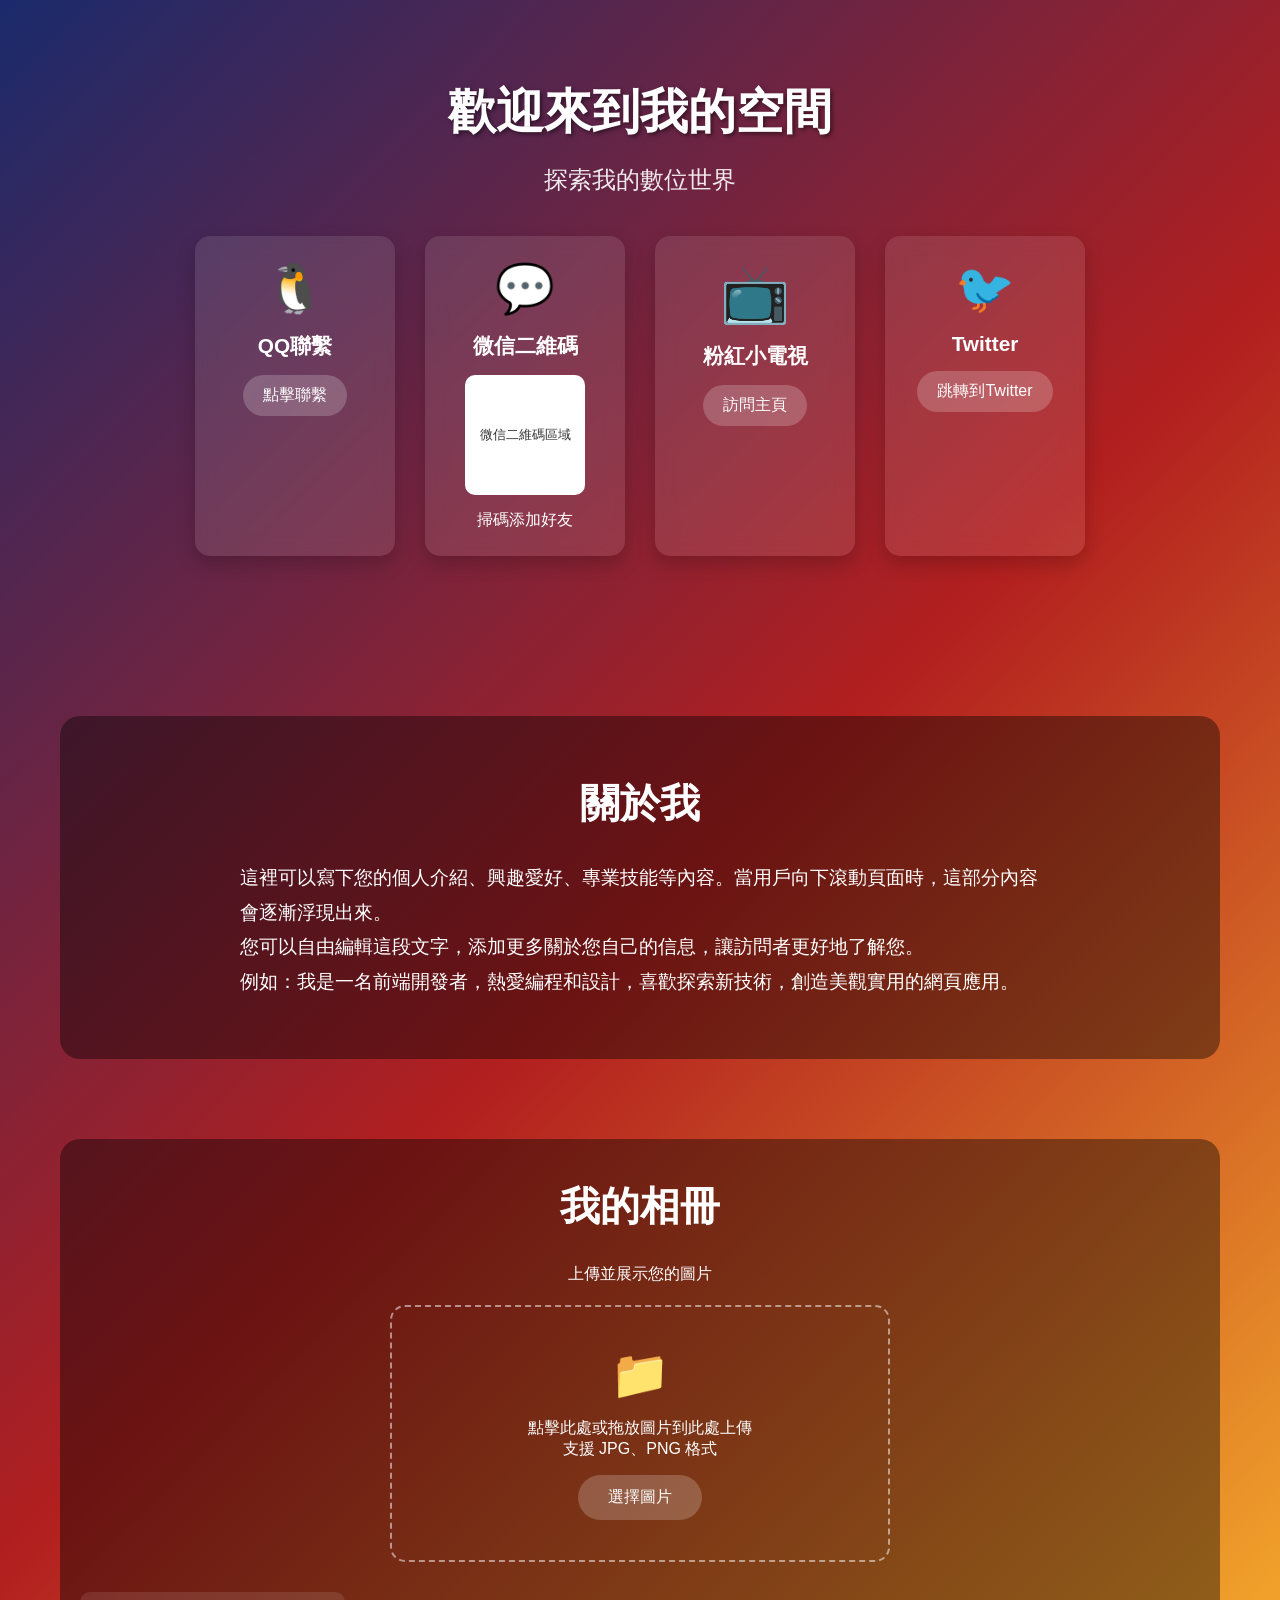
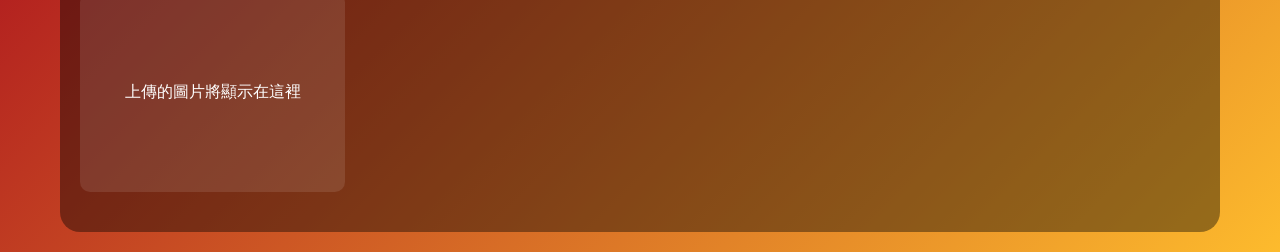
<file: 小网站.html>
<!DOCTYPE html>
<html lang="zh-TW">
<head>
    <meta charset="UTF-8">
    <meta name="viewport" content="width=device-width, initial-scale=1.0">
    <title>我的個人空間</title>
    <style>
        * {
            margin: 0;
            padding: 0;
            box-sizing: border-box;
            font-family: 'Microsoft JhengHei', sans-serif;
        }
        
        body {
            background: linear-gradient(135deg, #1a2a6c, #b21f1f, #fdbb2d);
            color: white;
            min-height: 100vh;
            overflow-x: hidden;
        }
        
        .container {
            max-width: 1200px;
            margin: 0 auto;
            padding: 20px;
        }
        
        header {
            text-align: center;
            padding: 60px 20px;
        }
        
        h1 {
            font-size: 3rem;
            margin-bottom: 20px;
            text-shadow: 2px 2px 4px rgba(0, 0, 0, 0.5);
        }
        
        .subtitle {
            font-size: 1.5rem;
            margin-bottom: 40px;
            opacity: 0.9;
        }
        
        .social-links {
            display: flex;
            justify-content: center;
            flex-wrap: wrap;
            gap: 30px;
            margin-top: 40px;
        }
        
        .social-card {
            background: rgba(255, 255, 255, 0.1);
            backdrop-filter: blur(10px);
            border-radius: 15px;
            padding: 25px;
            width: 200px;
            text-align: center;
            transition: transform 0.3s, background 0.3s;
            box-shadow: 0 8px 20px rgba(0, 0, 0, 0.2);
        }
        
        .social-card:hover {
            transform: translateY(-10px);
            background: rgba(255, 255, 255, 0.2);
        }
        
        .social-icon {
            font-size: 3rem;
            margin-bottom: 15px;
        }
        
        .bilibili-icon {
            color: #FB7299; /* 哔哩哔哩粉色 */
            font-size: 3.5rem;
        }
        
        .social-card h3 {
            margin-bottom: 15px;
            font-size: 1.3rem;
        }
        
        .social-card a {
            display: inline-block;
            padding: 10px 20px;
            background: rgba(255, 255, 255, 0.2);
            border-radius: 30px;
            color: white;
            text-decoration: none;
            transition: background 0.3s;
        }
        
        .social-card a:hover {
            background: rgba(255, 255, 255, 0.3);
        }
        
        .qrcode {
            width: 120px;
            height: 120px;
            margin: 0 auto 15px;
            background: white;
            border-radius: 10px;
            display: flex;
            align-items: center;
            justify-content: center;
            font-size: 0.8rem;
            color: #333;
        }
        
        .about-section {
            margin-top: 100px;
            padding: 60px 20px;
            background: rgba(0, 0, 0, 0.4);
            border-radius: 20px;
            opacity: 0;
            transform: translateY(50px);
            transition: opacity 1s, transform 1s;
        }
        
        .about-section.visible {
            opacity: 1;
            transform: translateY(0);
        }
        
        .about-section h2 {
            font-size: 2.5rem;
            margin-bottom: 30px;
            text-align: center;
        }
        
        .about-content {
            font-size: 1.2rem;
            line-height: 1.8;
            max-width: 800px;
            margin: 0 auto;
        }
        
        .gallery-section {
            margin-top: 80px;
            padding: 40px 20px;
            background: rgba(0, 0, 0, 0.4);
            border-radius: 20px;
        }
        
        .gallery-section h2 {
            font-size: 2.5rem;
            margin-bottom: 30px;
            text-align: center;
        }
        
        .upload-area {
            border: 2px dashed rgba(255, 255, 255, 0.5);
            border-radius: 15px;
            padding: 40px 20px;
            margin: 20px auto;
            max-width: 500px;
            cursor: pointer;
            transition: all 0.3s;
            text-align: center;
        }
        
        .upload-area:hover {
            border-color: rgba(255, 255, 255, 0.8);
            background: rgba(255, 255, 255, 0.05);
        }
        
        .upload-icon {
            font-size: 3rem;
            margin-bottom: 15px;
        }
        
        .upload-btn {
            display: inline-block;
            padding: 12px 30px;
            background: rgba(255, 255, 255, 0.2);
            border-radius: 30px;
            color: white;
            cursor: pointer;
            transition: background 0.3s;
            margin-top: 15px;
        }
        
        .upload-btn:hover {
            background: rgba(255, 255, 255, 0.3);
        }
        
        #file-input {
            display: none;
        }
        
        .image-gallery {
            display: grid;
            grid-template-columns: repeat(auto-fill, minmax(250px, 1fr));
            gap: 20px;
            margin-top: 30px;
        }
        
        .gallery-item {
            position: relative;
            border-radius: 10px;
            overflow: hidden;
            box-shadow: 0 5px 15px rgba(0, 0, 0, 0.3);
            transition: transform 0.3s;
        }
        
        .gallery-item:hover {
            transform: scale(1.03);
        }
        
        .gallery-image {
            width: 100%;
            height: 200px;
            object-fit: cover;
            display: block;
        }
        
        .image-placeholder {
            width: 100%;
            height: 200px;
            background: rgba(255, 255, 255, 0.1);
            display: flex;
            align-items: center;
            justify-content: center;
            border-radius: 10px;
            font-size: 1rem;
            text-align: center;
            padding: 20px;
        }
        
        .delete-btn {
            position: absolute;
            top: 10px;
            right: 10px;
            background: rgba(255, 0, 0, 0.7);
            color: white;
            border: none;
            border-radius: 50%;
            width: 30px;
            height: 30px;
            cursor: pointer;
            display: flex;
            align-items: center;
            justify-content: center;
            opacity: 0;
            transition: opacity 0.3s;
        }
        
        .gallery-item:hover .delete-btn {
            opacity: 1;
        }
        
        @media (max-width: 768px) {
            .social-links {
                flex-direction: column;
                align-items: center;
            }
            
            h1 {
                font-size: 2.2rem;
            }
            
            .subtitle {
                font-size: 1.2rem;
            }
            
            .image-gallery {
                grid-template-columns: repeat(auto-fill, minmax(150px, 1fr));
            }
        }
    </style>
</head>
<body>
    <div class="container">
        <header>
            <h1>歡迎來到我的空間</h1>
            <p class="subtitle">探索我的數位世界</p>
            
            <div class="social-links">
                <div class="social-card">
                    <div class="social-icon">🐧</div>
                    <h3>QQ聯繫</h3>
                    <a href="https://qm.qq.com/q/Z6Ht60MLCg" target="_blank">點擊聯繫</a>
                </div>
                
                <div class="social-card">
                    <div class="social-icon">💬</div>
                    <h3>微信二維碼</h3>
                    <div class="qrcode">微信二維碼區域</div>
                    <p>掃碼添加好友</p>
                </div>
                
                <div class="social-card">
                    <div class="social-icon bilibili-icon">📺</div>
                    <h3>粉紅小電視</h3>
                    <a href="https://b23.tv/UCwKiOx" target="_blank">訪問主頁</a>
                </div>
                
                <div class="social-card">
                    <div class="social-icon">🐦</div>
                    <h3>Twitter</h3>
                    <a href="https://x.com/fish1072297057?t=FDziPTSTyBnhpDpejQXaXg&s=09" target="_blank">跳轉到Twitter</a>
                </div>
            </div>
        </header>
        
        <section class="about-section" id="about">
            <h2>關於我</h2>
            <div class="about-content">
                <p>這裡可以寫下您的個人介紹、興趣愛好、專業技能等內容。當用戶向下滾動頁面時，這部分內容會逐漸浮現出來。</p>
                <p>您可以自由編輯這段文字，添加更多關於您自己的信息，讓訪問者更好地了解您。</p>
                <p>例如：我是一名前端開發者，熱愛編程和設計，喜歡探索新技術，創造美觀實用的網頁應用。</p>
            </div>
        </section>
        
        <section class="gallery-section">
            <h2>我的相冊</h2>
            <p style="text-align: center; margin-bottom: 20px;">上傳並展示您的圖片</p>
            
            <div class="upload-area" id="upload-area">
                <div class="upload-icon">📁</div>
                <p>點擊此處或拖放圖片到此處上傳</p>
                <p class="upload-hint">支援 JPG、PNG 格式</p>
                <label for="file-input" class="upload-btn">選擇圖片</label>
            </div>
            
            <input type="file" id="file-input" accept="image/*" multiple>
            
            <div class="image-gallery" id="image-gallery">
                <!-- 上傳的圖片將在這裡顯示 -->
                <div class="image-placeholder">
                    上傳的圖片將顯示在這裡
                </div>
            </div>
        </section>
    </div>

    <script>
        // 滾動時顯示關於部分
        window.addEventListener('scroll', function() {
            const aboutSection = document.getElementById('about');
            const sectionPosition = aboutSection.getBoundingClientRect().top;
            const screenPosition = window.innerHeight / 1.3;
            
            if(sectionPosition < screenPosition) {
                aboutSection.classList.add('visible');
            }
        });
        
        // 獲取DOM元素
        const fileInput = document.getElementById('file-input');
        const uploadArea = document.getElementById('upload-area');
        const imageGallery = document.getElementById('image-gallery');
        
        // 點擊上傳區域觸發文件選擇
        uploadArea.addEventListener('click', function() {
            fileInput.click();
        });
        
        // 拖放功能
        uploadArea.addEventListener('dragover', function(e) {
            e.preventDefault();
            uploadArea.style.borderColor = 'rgba(255, 255, 255, 0.8)';
            uploadArea.style.background = 'rgba(255, 255, 255, 0.1)';
        });
        
        uploadArea.addEventListener('dragleave', function() {
            uploadArea.style.borderColor = 'rgba(255, 255, 255, 0.5)';
            uploadArea.style.background = 'transparent';
        });
        
        uploadArea.addEventListener('drop', function(e) {
            e.preventDefault();
            uploadArea.style.borderColor = 'rgba(255, 255, 255, 0.5)';
            uploadArea.style.background = 'transparent';
            
            if (e.dataTransfer.files.length) {
                handleImageUpload(e.dataTransfer.files);
            }
        });
        
        // 文件選擇變化時處理
        fileInput.addEventListener('change', function(e) {
            if (e.target.files.length) {
                handleImageUpload(e.target.files);
            }
        });
        
        // 處理圖片上傳
        function handleImageUpload(files) {
            // 移除佔位符（如果有）
            const placeholder = imageGallery.querySelector('.image-placeholder');
            if (placeholder) {
                placeholder.remove();
            }
            
            // 處理每個文件
            for (let i = 0; i < files.length; i++) {
                const file = files[i];
                
                // 檢查文件類型
                if (!file.type.match('image.*')) {
                    alert('請上傳圖片文件！');
                    continue;
                }
                
                const reader = new FileReader();
                
                reader.onload = function(event) {
                    const imageUrl = event.target.result;
                    
                    // 添加到圖片庫
                    addImageToGallery(imageUrl, file.name);
                };
                
                reader.readAsDataURL(file);
            }
        }
        
        // 添加圖片到展示區域
        function addImageToGallery(imageUrl, fileName) {
            // 創建圖片元素
            const galleryItem = document.createElement('div');
            galleryItem.className = 'gallery-item';
            
            const img = document.createElement('img');
            img.src = imageUrl;
            img.alt = fileName;
            img.className = 'gallery-image';
            
            // 創建刪除按鈕
            const deleteBtn = document.createElement('button');
            deleteBtn.className = 'delete-btn';
            deleteBtn.innerHTML = '×';
            deleteBtn.title = '刪除圖片';
            
            // 刪除圖片功能
            deleteBtn.addEventListener('click', function(e) {
                e.stopPropagation();
                galleryItem.remove();
                
                // 如果沒有圖片了，顯示佔位符
                if (imageGallery.children.length === 0) {
                    const placeholder = document.createElement('div');
                    placeholder.className = 'image-placeholder';
                    placeholder.textContent = '上傳的圖片將顯示在這裡';
                    imageGallery.appendChild(placeholder);
                }
            });
            
            galleryItem.appendChild(img);
            galleryItem.appendChild(deleteBtn);
            imageGallery.appendChild(galleryItem);
        }
        
        // 初始化頁面加載後顯示關於部分（如果已經在視圖中）
        window.dispatchEvent(new Event('scroll'));
    </script>
</body>
</html>
</file>
